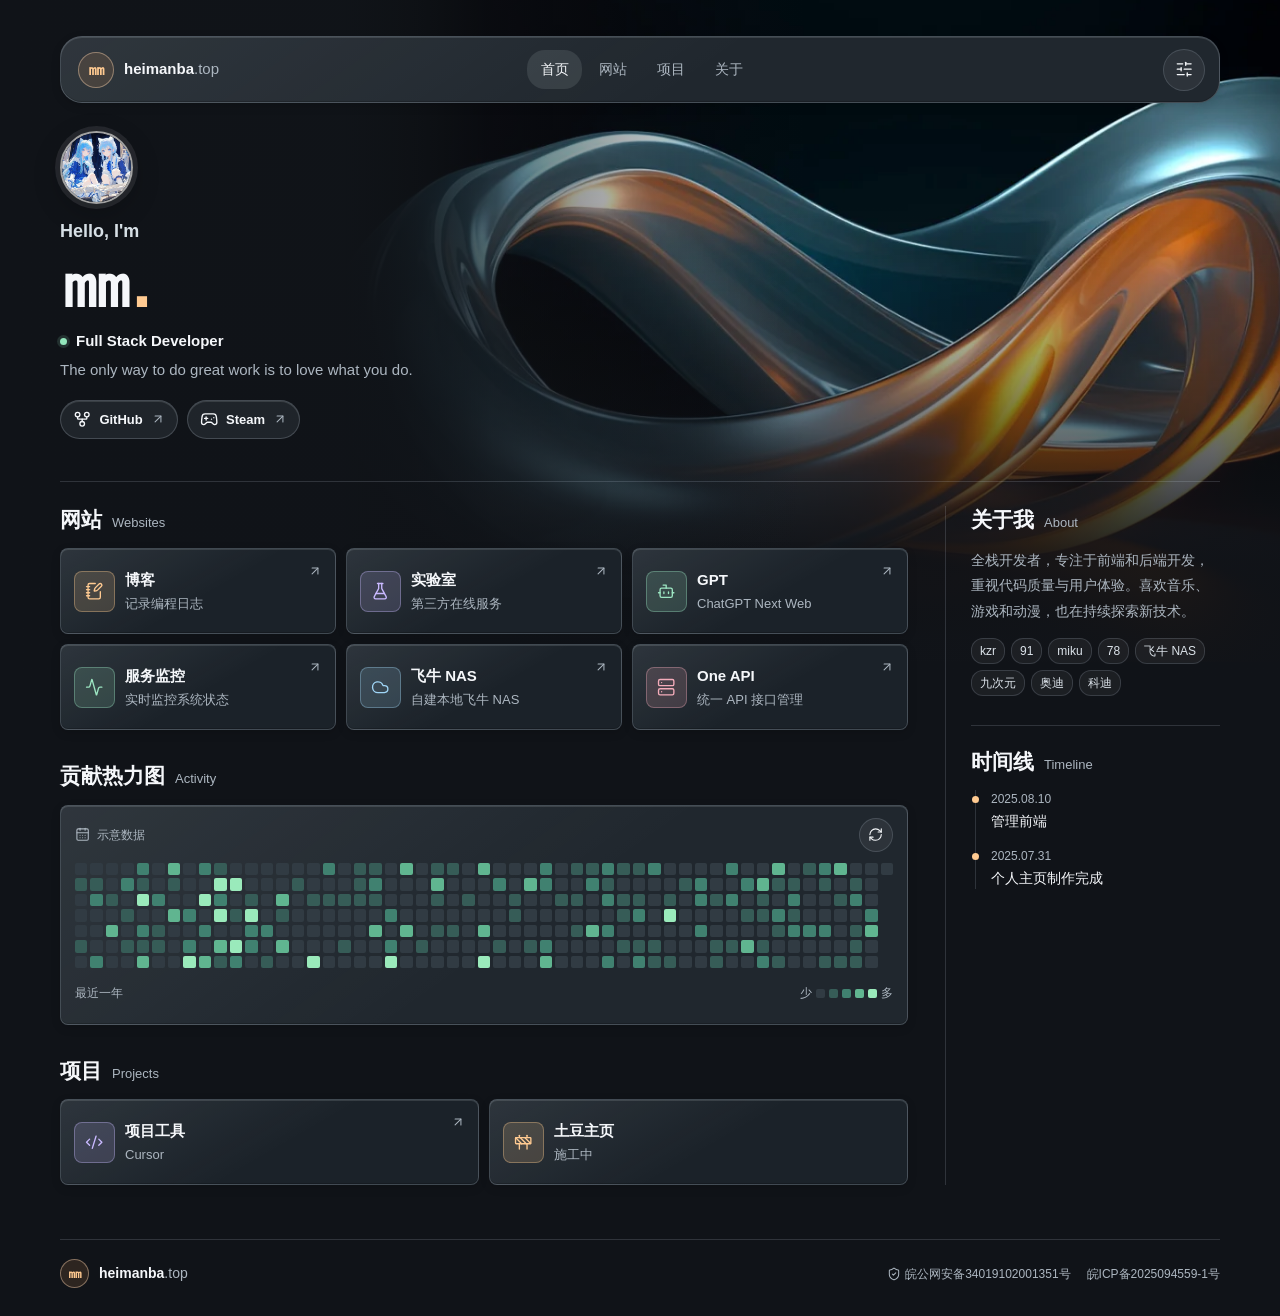
<file: index.html>
<!doctype html>
<html lang="zh-CN" data-quality="lite">
<head>
    <meta charset="utf-8">
    <meta name="viewport" content="width=device-width, initial-scale=1">
    <meta name="theme-color" content="#101318">
    <meta name="description" content="㎜ 的个人主页：开发博客、在线服务、项目和近况。">
    <meta name="msvalidate.01" content="D60EB41780EADCB571FC2D6FCB51192B">
    <title>㎜ · heimanba.top</title>
    <link rel="stylesheet" href="style.css">
    <script src="script.js" defer></script>
</head>
<body>
    <svg class="icon-library" xmlns="http://www.w3.org/2000/svg" aria-hidden="true">
        <symbol id="activity" viewBox="0 0 24 24"><path d="M22 12h-2.48a2 2 0 0 0-1.93 1.46l-2.35 8.36a.25.25 0 0 1-.48 0L9.24 2.18a.25.25 0 0 0-.48 0l-2.35 8.36A2 2 0 0 1 4.49 12H2"/></symbol>
        <symbol id="arrow-up-right" viewBox="0 0 24 24"><path d="M7 7h10v10"/><path d="M7 17 17 7"/></symbol>
        <symbol id="bot" viewBox="0 0 24 24"><path d="M12 8V4H8"/><rect width="16" height="12" x="4" y="8" rx="2"/><path d="M2 14h2"/><path d="M20 14h2"/><path d="M15 13v2"/><path d="M9 13v2"/></symbol>
        <symbol id="calendar-days" viewBox="0 0 24 24"><path d="M8 2v3"/><path d="M16 2v3"/><rect x="3" y="3" width="18" height="18" rx="2"/><path d="M3 9h18"/><path d="M8 13h.01"/><path d="M12 13h.01"/><path d="M16 13h.01"/><path d="M8 17h.01"/><path d="M12 17h.01"/><path d="M16 17h.01"/></symbol>
        <symbol id="cloud" viewBox="0 0 24 24"><path d="M17.5 19H9a7 7 0 1 1 6.71-9h1.79a4.5 4.5 0 1 1 0 9Z"/></symbol>
        <symbol id="code-xml" viewBox="0 0 24 24"><path d="m18 16 4-4-4-4"/><path d="m6 8-4 4 4 4"/><path d="m14.5 4-5 16"/></symbol>
        <symbol id="construction" viewBox="0 0 24 24"><rect x="2" y="6" width="20" height="8" rx="1"/><path d="M17 14v7"/><path d="M7 14v7"/><path d="M17 3v3"/><path d="M7 3v3"/><path d="M10 14 2.3 6.3"/><path d="m14 6 7.7 7.7"/><path d="m8 6 8 8"/></symbol>
        <symbol id="flask-conical" viewBox="0 0 24 24"><path d="M14 2v6a2 2 0 0 0 .245.96l5.51 10.08A2 2 0 0 1 18 22H6a2 2 0 0 1-1.755-2.96l5.51-10.08A2 2 0 0 0 10 8V2"/><path d="M6.453 15h11.094"/><path d="M8.5 2h7"/></symbol>
        <symbol id="gamepad-2" viewBox="0 0 24 24"><line x1="6" x2="10" y1="11" y2="11"/><line x1="8" x2="8" y1="9" y2="13"/><line x1="15" x2="15.01" y1="12" y2="12"/><line x1="18" x2="18.01" y1="10" y2="10"/><path d="M17.32 5H6.68a4 4 0 0 0-3.978 3.59c-.006.052-.01.101-.017.152C2.604 9.416 2 14.456 2 16a3 3 0 0 0 3 3c1 0 1.5-.5 2-1l1.414-1.414A2 2 0 0 1 9.828 16h4.344a2 2 0 0 1 1.414.586L17 18c.5.5 1 1 2 1a3 3 0 0 0 3-3c0-1.545-.604-6.584-.685-7.258-.007-.05-.011-.1-.017-.151A4 4 0 0 0 17.32 5z"/></symbol>
        <symbol id="git-fork" viewBox="0 0 24 24"><circle cx="12" cy="18" r="3"/><circle cx="6" cy="6" r="3"/><circle cx="18" cy="6" r="3"/><path d="M18 9v2c0 .6-.4 1-1 1H7c-.6 0-1-.4-1-1V9"/><path d="M12 12v3"/></symbol>
        <symbol id="notebook-pen" viewBox="0 0 24 24"><path d="M13.4 2H6a2 2 0 0 0-2 2v16a2 2 0 0 0 2 2h12a2 2 0 0 0 2-2v-7.4"/><path d="M2 6h4"/><path d="M2 10h4"/><path d="M2 14h4"/><path d="M2 18h4"/><path d="M21.378 5.626a1 1 0 1 0-3.004-3.004l-5.01 5.012a2 2 0 0 0-.506.854l-.837 2.87a.5.5 0 0 0 .62.62l2.87-.837a2 2 0 0 0 .854-.506z"/></symbol>
        <symbol id="refresh-cw" viewBox="0 0 24 24"><path d="M3 12a9 9 0 0 1 9-9 9.75 9.75 0 0 1 6.74 2.74L21 8"/><path d="M21 3v5h-5"/><path d="M21 12a9 9 0 0 1-9 9 9.75 9.75 0 0 1-6.74-2.74L3 16"/><path d="M8 16H3v5"/></symbol>
        <symbol id="server" viewBox="0 0 24 24"><rect width="20" height="8" x="2" y="2" rx="2" ry="2"/><rect width="20" height="8" x="2" y="14" rx="2" ry="2"/><line x1="6" x2="6.01" y1="6" y2="6"/><line x1="6" x2="6.01" y1="18" y2="18"/></symbol>
        <symbol id="shield-check" viewBox="0 0 24 24"><path d="M20 13c0 5-3.5 7.5-7.66 8.95a1 1 0 0 1-.67-.01C7.5 20.5 4 18 4 13V6a1 1 0 0 1 1-1c2 0 4.5-1.2 6.24-2.72a1.17 1.17 0 0 1 1.52 0C14.51 3.81 17 5 19 5a1 1 0 0 1 1 1z"/><path d="m9 12 2 2 4-4"/></symbol>
        <symbol id="sliders-horizontal" viewBox="0 0 24 24"><path d="M10 5H3"/><path d="M12 19H3"/><path d="M14 3v4"/><path d="M16 17v4"/><path d="M21 12h-9"/><path d="M21 19h-5"/><path d="M21 5h-7"/><path d="M8 10v4"/><path d="M8 12H3"/></symbol>
    </svg>
    <a class="skip-link" href="#main">跳到内容</a>
    <header class="site-header shell">
        <div class="toolbar glass">
            <a class="wordmark" href="#home" aria-label="heimanba.top 首页"><span class="brand-mark">㎜</span><span class="brand-name">heimanba<span>.top</span></span></a>
            <nav class="navigation" aria-label="主导航">
                <a href="#home" aria-current="location">首页</a>
                <a href="#websites">网站</a>
                <a href="#projects">项目</a>
                <a href="#about">关于</a>
            </nav>
            <details class="quality" id="qualityControl" hidden>
                <summary class="icon-button" title="效果质量" aria-label="效果质量"><svg class="icon" aria-hidden="true"><use href="#sliders-horizontal"/></svg></summary>
                <div class="quality-panel glass">
                    <fieldset>
                        <legend>效果质量</legend>
                        <label><input type="radio" name="quality" value="auto" checked><span>自动</span></label>
                        <label><input type="radio" name="quality" value="high"><span>高画质</span></label>
                        <label><input type="radio" name="quality" value="balanced"><span>均衡</span></label>
                        <label><input type="radio" name="quality" value="lite"><span>省电</span></label>
                    </fieldset>
                    <output id="effectiveQuality" class="quality-status"></output>
                </div>
            </details>
        </div>
    </header>

    <div class="wallpaper" aria-hidden="true"></div>
    <main id="main">
        <section class="hero shell" id="home" aria-labelledby="name">
            <div class="hero-content">
                <img class="avatar" src="jrz.jpg" width="88" height="88" alt="㎜ 的头像">
                <p class="greeting">Hello, I'm</p>
                <h1 id="name">㎜<span>.</span></h1>
                <p class="role"><span class="status-dot" aria-hidden="true"></span>Full Stack Developer</p>
                <p class="motto">The only way to do great work is to love what you do.</p>
                <div class="social-links" aria-label="个人链接">
                    <a href="https://github.com/112233667" target="_blank" rel="noopener noreferrer" title="GitHub"><svg class="icon" aria-hidden="true"><use href="#git-fork"/></svg>GitHub<svg class="icon external" aria-hidden="true"><use href="#arrow-up-right"/></svg></a>
                    <a href="https://steamcommunity.com/id/jrz114514/" target="_blank" rel="noopener noreferrer" title="Steam"><svg class="icon" aria-hidden="true"><use href="#gamepad-2"/></svg>Steam<svg class="icon external" aria-hidden="true"><use href="#arrow-up-right"/></svg></a>
                </div>
            </div>
        </section>

        <div class="dashboard shell">
            <div class="primary">
                <section class="websites" id="websites" aria-labelledby="websites-title">
                    <div class="section-heading"><h2 id="websites-title">网站</h2><span lang="en">Websites</span></div>
                    <div class="project-grid">
                        <a class="project-card glass" data-accent="amber" href="https://blog.heimanba.top" target="_blank" rel="noopener noreferrer">
                            <span class="project-icon"><svg class="icon" aria-hidden="true"><use href="#notebook-pen"/></svg></span>
                            <div><h3>博客</h3><p>记录编程日志</p></div>
                            <svg class="icon external" aria-hidden="true"><use href="#arrow-up-right"/></svg>
                        </a>
                        <a class="project-card glass" data-accent="violet" href="https://toolwa.com/" target="_blank" rel="noopener noreferrer">
                            <span class="project-icon"><svg class="icon" aria-hidden="true"><use href="#flask-conical"/></svg></span>
                            <div><h3>实验室</h3><p>第三方在线服务</p></div>
                            <svg class="icon external" aria-hidden="true"><use href="#arrow-up-right"/></svg>
                        </a>
                        <a class="project-card glass" data-accent="mint" href="https://chat.heimanba.top" target="_blank" rel="noopener noreferrer">
                            <span class="project-icon"><svg class="icon" aria-hidden="true"><use href="#bot"/></svg></span>
                            <div><h3>GPT</h3><p>ChatGPT Next Web</p></div>
                            <svg class="icon external" aria-hidden="true"><use href="#arrow-up-right"/></svg>
                        </a>
                        <a class="project-card glass" data-accent="mint" href="https://online.heimanba.top" target="_blank" rel="noopener noreferrer">
                            <span class="project-icon"><svg class="icon" aria-hidden="true"><use href="#activity"/></svg></span>
                            <div><h3>服务监控</h3><p>实时监控系统状态</p></div>
                            <svg class="icon external" aria-hidden="true"><use href="#arrow-up-right"/></svg>
                        </a>
                        <a class="project-card glass" data-accent="sky" href="https://fnos.net/jrz1234" target="_blank" rel="noopener noreferrer">
                            <span class="project-icon"><svg class="icon" aria-hidden="true"><use href="#cloud"/></svg></span>
                            <div><h3>飞牛 NAS</h3><p>自建本地飞牛 NAS</p></div>
                            <svg class="icon external" aria-hidden="true"><use href="#arrow-up-right"/></svg>
                        </a>
                        <a class="project-card glass" data-accent="rose" href="https://api.heimanba.top/" target="_blank" rel="noopener noreferrer">
                            <span class="project-icon"><svg class="icon" aria-hidden="true"><use href="#server"/></svg></span>
                            <div><h3>One API</h3><p>统一 API 接口管理</p></div>
                            <svg class="icon external" aria-hidden="true"><use href="#arrow-up-right"/></svg>
                        </a>
                    </div>
                </section>

                <section class="activity" aria-labelledby="activity-title">
                    <div class="section-heading"><h2 id="activity-title">贡献热力图</h2><span lang="en">Activity</span></div>
                    <div class="activity-frame glass">
                        <div class="activity-top">
                            <span class="demo-label"><svg class="icon" aria-hidden="true"><use href="#calendar-days"/></svg>示意数据</span>
                            <button class="icon-button refresh" id="refreshGraph" type="button" aria-label="刷新示意数据" title="刷新示意数据" hidden><svg class="icon" aria-hidden="true"><use href="#refresh-cw"/></svg></button>
                        </div>
                        <div class="graph-scroll" id="graphScroll">
                            <div class="contribution-graph" id="contributionGraph" role="img" aria-label="全年贡献热力图，示意数据"></div>
                        </div>
                        <noscript><p>启用 JavaScript 后可查看示意热力图。</p></noscript>
                        <div class="activity-bottom"><span>最近一年</span><div class="legend"><span>少</span><i aria-hidden="true"></i><i class="level-1" aria-hidden="true"></i><i class="level-2" aria-hidden="true"></i><i class="level-3" aria-hidden="true"></i><i class="level-4" aria-hidden="true"></i><span>多</span></div></div>
                        <span class="visually-hidden" id="graphStatus" role="status"></span>
                    </div>
                </section>

                <section id="projects" aria-labelledby="projects-title">
                    <div class="section-heading"><h2 id="projects-title">项目</h2><span lang="en">Projects</span></div>
                    <div class="project-grid project-grid-compact">
                        <a class="project-card glass" data-accent="violet" href="https://cursor.com/cn/home" target="_blank" rel="noopener noreferrer">
                            <span class="project-icon"><svg class="icon" aria-hidden="true"><use href="#code-xml"/></svg></span>
                            <div><h3>项目工具</h3><p>Cursor</p></div>
                            <svg class="icon external" aria-hidden="true"><use href="#arrow-up-right"/></svg>
                        </a>
                        <div class="project-card glass" data-accent="amber">
                            <span class="project-icon"><svg class="icon" aria-hidden="true"><use href="#construction"/></svg></span>
                            <div><h3>土豆主页</h3><p>施工中</p></div>
                        </div>
                    </div>
                </section>
            </div>

            <aside class="side-rail" aria-label="个人资料">
                <section id="about" aria-labelledby="about-title">
                    <div class="section-heading"><h2 id="about-title">关于我</h2><span lang="en">About</span></div>
                    <p>全栈开发者，专注于前端和后端开发，重视代码质量与用户体验。喜欢音乐、游戏和动漫，也在持续探索新技术。</p>
                    <ul class="tags" aria-label="个人标签">
                        <li>kzr</li><li>91</li><li>miku</li><li>78</li><li>飞牛 NAS</li><li>九次元</li><li>奥迪</li><li>科迪</li>
                    </ul>
                </section>
                <section aria-labelledby="timeline-title">
                    <div class="section-heading"><h2 id="timeline-title">时间线</h2><span lang="en">Timeline</span></div>
                    <ol class="timeline">
                        <li><time datetime="2025-08-10">2025.08.10</time><p>管理前端</p></li>
                        <li><time datetime="2025-07-31">2025.07.31</time><p>个人主页制作完成</p></li>
                    </ol>
                </section>
            </aside>
        </div>
    </main>

    <footer class="site-footer shell">
        <a class="wordmark" href="#home"><span class="brand-mark">㎜</span><span class="brand-name">heimanba<span>.top</span></span></a>
        <div class="filings">
            <a href="https://beian.mps.gov.cn/#/query/webSearch?code=34019102001351" target="_blank" rel="noopener noreferrer"><svg class="icon" aria-hidden="true"><use href="#shield-check"/></svg>皖公网安备34019102001351号</a>
            <a href="https://beian.miit.gov.cn/" target="_blank" rel="noopener noreferrer">皖ICP备2025094559-1号</a>
        </div>
    </footer>
</body>
</html>
</file>
<file: style.css>
:root {
    color-scheme: dark;
    font-family: -apple-system, BlinkMacSystemFont, "Segoe UI", "PingFang SC", "Microsoft YaHei", sans-serif;
    --page: #101318;
    --text: #f5f7fa;
    --muted: #acb6c0;
    --warm: #ffca91;
    --green: #92e6bb;
    --rule: rgb(222 236 255 / .15);
    --surface: #20272e;
    --card-face: #1b2229;
    --edge: rgb(224 238 252 / .19);
    --shine: rgb(240 249 255 / .12);
    --glass-filter: none;
    --glass-shadow: 0 3px 10px rgb(0 0 0 / .14);
    --motion: 0ms;
    --level-0: #313b43;
    --level-1: #365c57;
    --level-2: #408170;
    --level-3: #60b590;
    --level-4: #9aeabb;
}

@supports ((backdrop-filter: blur(1px)) or (-webkit-backdrop-filter: blur(1px))) {
    :root[data-quality="balanced"] {
        --surface: rgb(29 37 44 / .84);
        --card-face: rgb(31 40 48 / .83);
        --glass-filter: blur(10px) saturate(115%);
        --glass-shadow: 0 5px 16px rgb(0 0 0 / .19);
        --motion: 130ms;
    }

    :root[data-quality="high"] {
        --surface: rgb(24 32 40 / .73);
        --card-face: rgb(26 35 43 / .66);
        --edge: rgb(220 240 255 / .22);
        --shine: rgb(235 249 255 / .19);
        --glass-filter: blur(21px) saturate(145%);
        --glass-shadow: 0 8px 30px rgb(0 0 0 / .24);
        --motion: 190ms;
    }
}

@media (prefers-reduced-motion: reduce) {
    :root[data-quality] { --motion: 0ms; }
}

@media (prefers-reduced-transparency: reduce) {
    :root[data-quality] {
        --surface: #20272e;
        --card-face: #1b2229;
        --glass-filter: none;
    }
}

*, *::before, *::after { box-sizing: border-box; }

body {
    margin: 0;
    position: relative;
    min-width: 0;
    min-height: 100vh;
    color: var(--text);
    background: var(--page);
    font-size: .9375rem;
    line-height: 1.5;
}

[hidden] { display: none !important; }
button, input { font: inherit; }
a { color: inherit; text-decoration: none; }
h1, h2, h3, p, ul, ol { margin: 0; }
a, button, summary { -webkit-tap-highlight-color: transparent; }
:focus-visible { outline: 2px solid var(--warm); outline-offset: 4px; }
[id] { scroll-margin-block-start: 118px; }

.shell { width: min(1160px, calc(100% - 72px)); margin-inline: auto; }
.icon-library { position: absolute; width: 0; height: 0; overflow: hidden; }
.icon {
    display: block;
    flex: none;
    width: 1.15rem;
    height: 1.15rem;
    fill: none;
    stroke: currentColor;
    stroke-width: 1.75;
    stroke-linecap: round;
    stroke-linejoin: round;
}

.visually-hidden, .skip-link:not(:focus) {
    position: absolute;
    width: 1px;
    height: 1px;
    clip-path: inset(50%);
    overflow: hidden;
    white-space: nowrap;
}

.skip-link:focus {
    position: fixed;
    z-index: 6;
    top: 8px;
    left: 8px;
    padding: .6rem 1rem;
    background: var(--page);
}

.glass {
    border: 1px solid var(--edge);
    background: linear-gradient(145deg, rgb(244 250 255 / .07), transparent 56%), var(--surface);
    box-shadow: inset 0 1px 0 var(--shine), inset 0 -1px 0 rgb(0 0 0 / .2), var(--glass-shadow);
}

.toolbar, .quality-panel, .activity-frame {
    -webkit-backdrop-filter: var(--glass-filter);
    backdrop-filter: var(--glass-filter);
}

.wallpaper {
    pointer-events: none;
    position: absolute;
    z-index: 0;
    inset: 0 0 auto;
    height: 690px;
    overflow: hidden;
    background: #101619;
}

.wallpaper::before {
    content: "";
    position: absolute;
    top: -78px;
    left: calc(50% - 295px);
    width: 1110px;
    aspect-ratio: 3 / 2;
    background: url("liquid-ribbon.webp") center / cover no-repeat;
    mask-image: linear-gradient(90deg, transparent, #000 13%, #000 89%, transparent);
}

.wallpaper::after {
    content: "";
    position: absolute;
    inset: 0;
    background:
        linear-gradient(90deg, #101318 0%, rgb(16 19 24 / .87) 26%, transparent 63%),
        linear-gradient(0deg, #101318 0%, rgb(16 19 24 / .94) 19%, transparent 70%);
}

main, .site-footer { position: relative; }

.site-header {
    z-index: 2;
    position: sticky;
    top: 14px;
    padding-top: 22px;
    margin-bottom: -89px;
    pointer-events: none;
}

.toolbar {
    position: relative;
    display: grid;
    grid-template-columns: 1fr auto 1fr;
    align-items: center;
    gap: 16px;
    min-height: 67px;
    padding: 9px 14px 9px 17px;
    border-radius: 22px;
    pointer-events: auto;
}

.wordmark, .navigation, .social-links, .filings {
    display: flex;
    align-items: center;
}

.wordmark { justify-self: start; gap: 10px; font-weight: 650; }
.brand-name { white-space: nowrap; }
.brand-name span { color: var(--muted); font-weight: 450; }
.brand-mark {
    display: grid;
    width: 36px;
    height: 36px;
    flex: none;
    place-items: center;
    border: 1px solid rgb(255 218 180 / .42);
    border-radius: 50%;
    color: var(--warm);
    background: rgb(241 162 96 / .13);
    font-size: 1.08rem;
}

.navigation { gap: 3px; }
.navigation a {
    display: grid;
    place-items: center;
    min-height: 39px;
    min-width: 55px;
    padding-inline: 11px;
    border-radius: 18px;
    color: var(--muted);
    font-size: .875rem;
    white-space: nowrap;
}

.navigation a[aria-current], .navigation a:hover { color: var(--text); background: rgb(240 248 255 / .10); }
.quality { position: relative; justify-self: end; }
.icon-button {
    width: 42px;
    height: 42px;
    display: grid;
    place-items: center;
    padding: 0;
    border: 1px solid var(--rule);
    border-radius: 50%;
    color: var(--text);
    background: rgb(243 249 255 / .06);
    cursor: pointer;
}

.icon-button:hover, .quality[open] summary { background: rgb(243 249 255 / .15); }
.quality summary { list-style: none; }
.quality summary::-webkit-details-marker { display: none; }
.quality-panel {
    width: min(230px, calc(100vw - 44px));
    position: absolute;
    z-index: 1;
    top: calc(100% + 18px);
    right: 0;
    padding: 12px;
    border-radius: 8px;
}

.quality-panel fieldset { margin: 0; border: 0; min-width: 0; padding: 0; }
.quality-panel legend { padding: 3px 6px 8px; font-size: .875rem; font-weight: 650; }
.quality-panel label {
    display: flex;
    align-items: center;
    min-height: 38px;
    gap: 8px;
    padding-inline: 6px;
    border-radius: 6px;
    cursor: pointer;
}

.quality-panel label:hover { background: rgb(243 249 255 / .08); }
.quality-panel input { accent-color: var(--warm); margin: 0; }
.quality-status { display: block; margin-top: 6px; padding: 7px 6px 2px; border-top: 1px solid var(--rule); color: var(--muted); font-size: .75rem; }

.hero { min-height: 451px; padding-block: 131px 42px; display: grid; align-items: end; }
.hero-content { max-width: 430px; }
.avatar {
    display: block;
    object-fit: cover;
    width: 73px;
    height: 73px;
    margin-bottom: 14px;
    border: 2px solid rgb(248 246 242 / .63);
    border-radius: 50%;
    box-shadow: 0 0 0 5px rgb(241 244 250 / .09), 0 8px 28px rgb(0 0 0 / .24);
}

.greeting { font-size: 1.125rem; font-weight: 550; color: #d6dfe5; }
.hero h1 { padding-bottom: 4px; font-size: 4.5rem; font-weight: 750; line-height: 1.04; }
.hero h1 span { color: var(--warm); }
.role { display: flex; align-items: center; gap: 9px; margin-top: 6px; font-weight: 650; }
.status-dot { width: 7px; height: 7px; flex: none; border-radius: 50%; background: var(--green); box-shadow: 0 0 0 3px rgb(146 230 187 / .14); }
.motto { margin-top: 7px; color: var(--muted); }
.social-links { flex-wrap: wrap; gap: 9px; margin-top: 18px; }
.social-links a {
    display: inline-flex;
    align-items: center;
    gap: 8px;
    min-height: 39px;
    padding-inline: 12px;
    border: 1px solid var(--edge);
    border-radius: 20px;
    background: rgb(215 234 248 / .08);
    box-shadow: inset 0 1px 0 var(--shine);
    font-size: .8125rem;
    font-weight: 650;
}

.social-links a:hover { background: rgb(215 234 248 / .17); }
.external { width: .875rem; height: .875rem; color: var(--muted); }

.dashboard {
    display: grid;
    grid-template-columns: minmax(0, 1fr) minmax(220px, 275px);
    column-gap: 37px;
    padding-block: 24px 54px;
    border-top: 1px solid var(--rule);
}

.primary { display: grid; min-width: 0; gap: 32px; }
.primary > section { min-width: 0; }
.section-heading { display: flex; flex-wrap: wrap; align-items: baseline; gap: 4px 10px; margin-bottom: 14px; }
.section-heading h2 { font-size: 1.3125rem; line-height: 1.35; }
.section-heading > span { color: var(--muted); font-size: .8125rem; }

.project-grid { display: grid; grid-template-columns: repeat(3, minmax(0, 1fr)); gap: 10px; }
.project-grid-compact { grid-template-columns: repeat(2, minmax(0, 1fr)); }
.project-card {
    min-height: 86px;
    display: grid;
    grid-template-columns: auto minmax(0, 1fr) auto;
    align-items: center;
    gap: 10px;
    padding: 13px;
    border-radius: 8px;
    background: linear-gradient(150deg, rgb(229 243 255 / .09), transparent 54%), var(--card-face);
}

.project-card h3 { font-size: .9375rem; font-weight: 650; overflow-wrap: anywhere; }
.project-card p { margin-top: 3px; color: var(--muted); font-size: .8125rem; overflow-wrap: anywhere; }
.project-card > .external { align-self: start; margin-top: 2px; }
.project-icon {
    width: 41px;
    height: 41px;
    display: grid;
    place-items: center;
    border: 1px solid currentColor;
    border-radius: 8px;
    color: var(--accent, var(--warm));
    background: color-mix(in srgb, currentColor 16%, transparent);
    border-color: color-mix(in srgb, currentColor 35%, transparent);
}

[data-accent="violet"] { --accent: #c9b9ff; }
[data-accent="mint"] { --accent: #9ce6c2; }
[data-accent="sky"] { --accent: #a0d6f7; }
[data-accent="rose"] { --accent: #f4acba; }

a.project-card {
    transition: transform var(--motion) ease-out, border-color var(--motion) ease-out, background-color var(--motion) ease-out;
}

a.project-card:is(:hover, :focus-visible) {
    border-color: var(--accent, var(--warm));
    background-color: #2c353d;
}

@media (hover: hover) and (prefers-reduced-motion: no-preference) {
    :root[data-quality="high"] a.project-card {
        position: relative;
        overflow: hidden;
    }
    :root[data-quality="high"] a.project-card::after {
        content: "";
        pointer-events: none;
        position: absolute;
        inset: 0;
        background: linear-gradient(114deg, transparent 18%, rgb(232 247 255 / .1) 45%, rgb(232 247 255 / .18) 50%, transparent 65%);
        transform: translateX(-100%);
    }
    :root[data-quality="high"] a.project-card:hover { transform: translateY(-2px); }
    :root[data-quality="high"] a.project-card:hover::after {
        transform: translateX(100%);
        transition: transform 550ms ease-out;
    }
}

.side-rail { padding-left: 25px; border-left: 1px solid var(--rule); }
.side-rail section + section { margin-top: 29px; padding-top: 22px; border-top: 1px solid var(--rule); }
.side-rail section > p { color: var(--muted); font-size: .875rem; line-height: 1.8; }
.tags { display: flex; flex-wrap: wrap; gap: 6px; padding: 0; margin-top: 14px; list-style: none; }
.tags li { color: #dce3ea; font-size: .75rem; padding: 3px 8px; border: 1px solid var(--rule); border-radius: 12px; background: rgb(244 249 255 / .05); }
.timeline { list-style: none; margin-left: 4px; padding: 0 0 0 15px; border-left: 1px solid var(--rule); }
.timeline li { position: relative; padding-bottom: 15px; }
.timeline li:last-child { padding-bottom: 0; }
.timeline li::before { content: ""; position: absolute; width: 7px; height: 7px; border-radius: 50%; background: var(--warm); top: 6px; left: -19px; }
.timeline time { display: block; color: var(--muted); font-variant-numeric: tabular-nums; font-size: .75rem; }
.timeline p { margin-top: 3px; font-size: .875rem; }

.activity-frame { border-radius: 8px; padding: 11px 14px 13px; }
.activity-top, .activity-bottom, .legend, .demo-label { display: flex; align-items: center; }
.activity-top, .activity-bottom { justify-content: space-between; column-gap: 12px; min-height: 36px; color: var(--muted); font-size: .75rem; }
.demo-label { gap: 7px; }
.demo-label .icon { width: .95rem; height: .95rem; }
.refresh { width: 34px; height: 34px; }
.refresh .icon { width: .95rem; height: .95rem; }
.graph-scroll { overflow-x: auto; scrollbar-width: thin; scrollbar-color: #72848c transparent; margin-block: 10px 7px; }
.contribution-graph:empty { display: none; }
.contribution-graph {
    --cell-gap: 3px;
    display: grid;
    grid-auto-flow: column;
    grid-template-columns: repeat(53, minmax(8px, 1fr));
    grid-template-rows: repeat(7, 1fr);
    gap: var(--cell-gap);
    min-width: 580px;
}

.contribution-day, .legend i { display: block; border-radius: 2px; background: var(--level-0); }
.contribution-day { width: 100%; aspect-ratio: 1; }
.legend { gap: 4px; white-space: nowrap; }
.legend i { width: 9px; height: 9px; }
.level-1, .legend .level-1 { background: var(--level-1); }
.level-2, .legend .level-2 { background: var(--level-2); }
.level-3, .legend .level-3 { background: var(--level-3); }
.level-4, .legend .level-4 { background: var(--level-4); }

.site-footer {
    display: flex;
    flex-wrap: wrap;
    align-items: center;
    justify-content: space-between;
    border-top: 1px solid var(--rule);
    gap: 14px 24px;
    padding-block: 19px 28px;
}

.site-footer .brand-mark { width: 29px; height: 29px; font-size: .9rem; }
.site-footer .wordmark { font-size: .875rem; }
.filings { flex-wrap: wrap; gap: 8px 16px; color: var(--muted); font-size: .75rem; }
.filings a { display: inline-flex; align-items: center; gap: 4px; }
.filings a:hover { color: var(--text); }
.filings .icon { width: .875rem; height: .875rem; }

@media (max-width: 1040px) {
    .dashboard { column-gap: 23px; grid-template-columns: minmax(0, 1fr) 224px; }
    .project-grid { grid-template-columns: repeat(2, minmax(0, 1fr)); }
    .side-rail { padding-left: 18px; }
}

@media (max-width: 780px) {
    [id] { scroll-margin-block-start: 89px; }
    .shell { width: calc(100% - 40px); }
    .site-header { top: 5px; padding-top: 12px; margin-bottom: -72px; }
    .toolbar { min-height: 60px; gap: 8px; padding: 7px 9px; border-radius: 19px; }
    .hero { min-height: 415px; padding-block: 113px 29px; }
    .wallpaper { height: 555px; }
    .wallpaper::before { left: calc(50% - 258px); top: -15px; width: 875px; }
    .wallpaper::after { background: linear-gradient(90deg, #101318 0%, rgb(16 19 24 / .82) 28%, transparent 90%), linear-gradient(0deg, #101318 3%, transparent 75%); }
    .dashboard { grid-template-columns: minmax(0, 1fr); row-gap: 30px; padding-bottom: 34px; }
    .side-rail { display: grid; grid-template-columns: repeat(2, minmax(0, 1fr)); gap: 18px; padding: 20px 0 0; border: 0; border-top: 1px solid var(--rule); }
    .side-rail section + section { margin: 0; padding: 0; border: 0; }
}

@media (max-width: 470px) {
    .shell { width: calc(100% - 28px); }
    .toolbar .brand-name { display: none; }
    .toolbar { gap: 5px; }
    .navigation a { min-width: 42px; padding-inline: 5px; }
    .toolbar .icon-button, .brand-mark { width: 36px; height: 36px; }
    .hero h1 { font-size: 3.6rem; }
    .hero-content { max-width: 300px; }
    .wallpaper::before { left: calc(50% - 270px); top: 35px; width: 720px; }
    .wallpaper::after { background: linear-gradient(90deg, rgb(16 19 24 / .92), rgb(16 19 24 / .34)), linear-gradient(0deg, #101318 1%, rgb(16 19 24 / .92) 23%, transparent 88%); }
    .dashboard { padding-top: 19px; }
}

@media (max-width: 400px) {
    .project-card { grid-template-columns: auto minmax(0, 1fr); min-height: 76px; gap: 8px; padding: 9px; }
    .project-card > .external { display: none; }
    .project-icon { width: 32px; height: 32px; }
    .project-icon .icon { width: 16px; height: 16px; }
    .side-rail { grid-template-columns: minmax(0, 1fr); gap: 23px; }
}

@media (max-width: 320px) {
    .project-grid { grid-template-columns: minmax(0, 1fr); }
}
</file>
